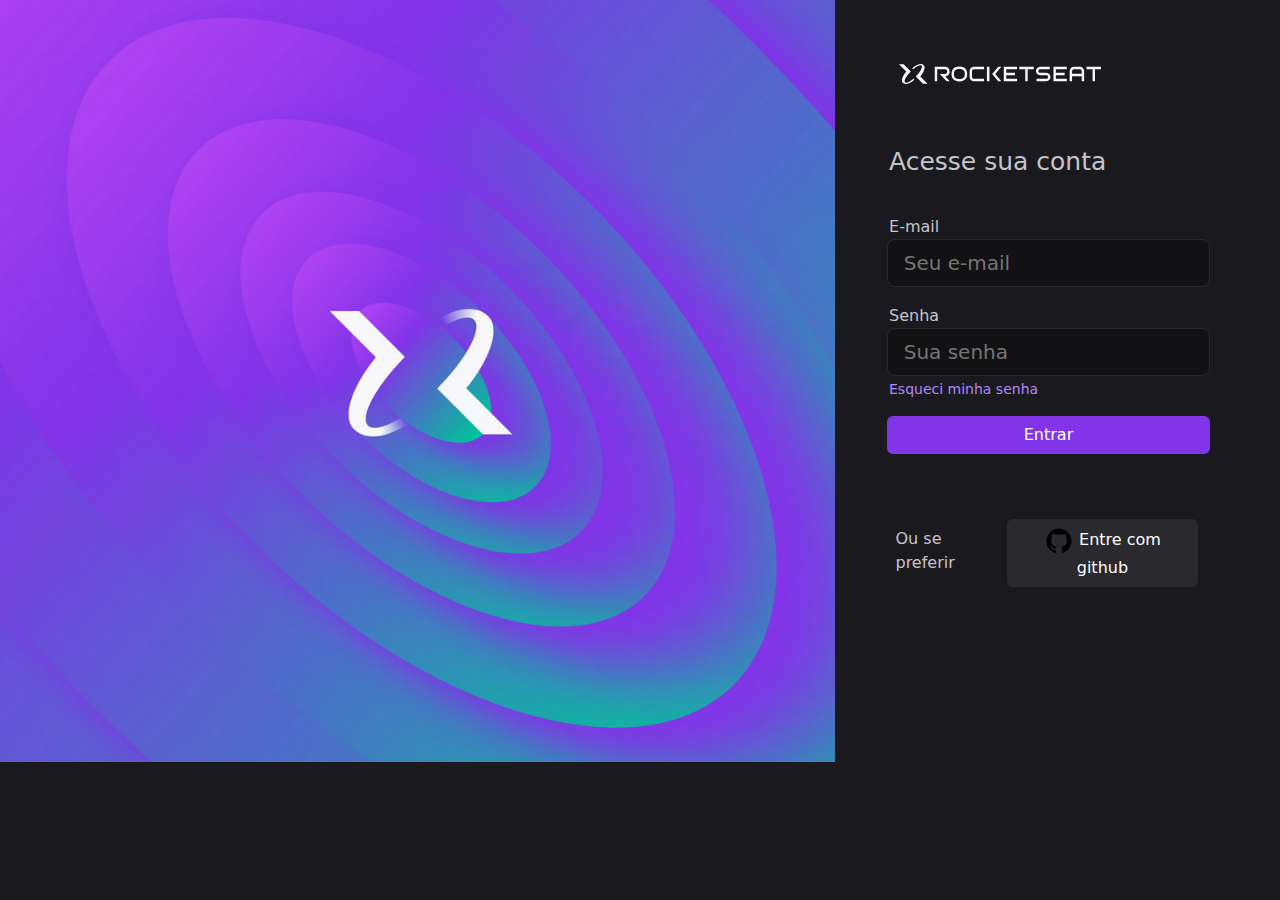
<file: bootstrap/index.html>
<!DOCTYPE html>
<html lang="en">
<head>
    <meta charset="UTF-8">
    <meta name="viewport" content="width=device-width, initial-scale=1.0">
    <title>Bootstrap - Luis Tavares</title>
    <link rel="stylesheet" href="./css/index.css">
    <link href="https://cdn.jsdelivr.net/npm/bootstrap@5.3.3/dist/css/bootstrap.min.css" rel="stylesheet" integrity="sha384-QWTKZyjpPEjISv5WaRU9OFeRpok6YctnYmDr5pNlyT2bRjXh0JMhjY6hW+ALEwIH" crossorigin="anonymous">
</head>
<body class="body">
    <script src="https://cdn.jsdelivr.net/npm/bootstrap@5.3.3/dist/js/bootstrap.bundle.min.js" integrity="sha384-YvpcrYf0tY3lHB60NNkmXc5s9fDVZLESaAA55NDzOxhy9GkcIdslK1eN7N6jIeHz" crossorigin="anonymous"></script>
    <div class="row g-0">
        <div class="col-md-8">
          <img src="./imagens/Rocketseat.png" class="img-fluid" alt="...">
        </div>
        <div class="col-md-4 fundoPreto" >
          <div class="center">
            <img src="./imagens/rocketseat-logo.svg" class="img-fluid" alt="...">
          </div>
          
                <form action="" method="get" class="center">
                    <div class="row">
                        <h3 class="center test" style="color: #c4c4cc; font-size: 25px;">Acesse sua conta</h3>
                        <span>E-mail</span>
                        <input class="form-control-lg input" type="email" name="Email" id="" placeholder="Seu e-mail">
                        <span style="margin-top: 5%;">Senha</span>
                        <input class="input form-control-lg" type="password" name="Senha" id="" placeholder="Sua senha">
                        <small class="text-body-secondary" style="margin-left: -3%; margin-top: 1%;"><a class="a" href="./forget.html">Esqueci minha senha</a></small>
                        <input class="btn" style="background-color: #8234e9; color: #ffffff; margin-top: 5%; margin-bottom: 20%;" type="submit" value="Entrar">
                        <div class="col-4">
                            <div class="row" style="margin-top: 10%;">
                                <span>Ou se preferir</span>
                            </div>
                        </div>
                        <div class="col-8">
                            <button class="btn" style="background-color: #29292e; ">
                            <a style="color: #ffffff; text-decoration: none;" href="http://github.com">
                                <img src="./imagens/github.svg" width="30px">
                                Entre com github
                            </a>
                            </button>
                        </div>
                    </div>
                    
                </form>
          
        </div>
      </div>
    
</body>
</html>
</file>
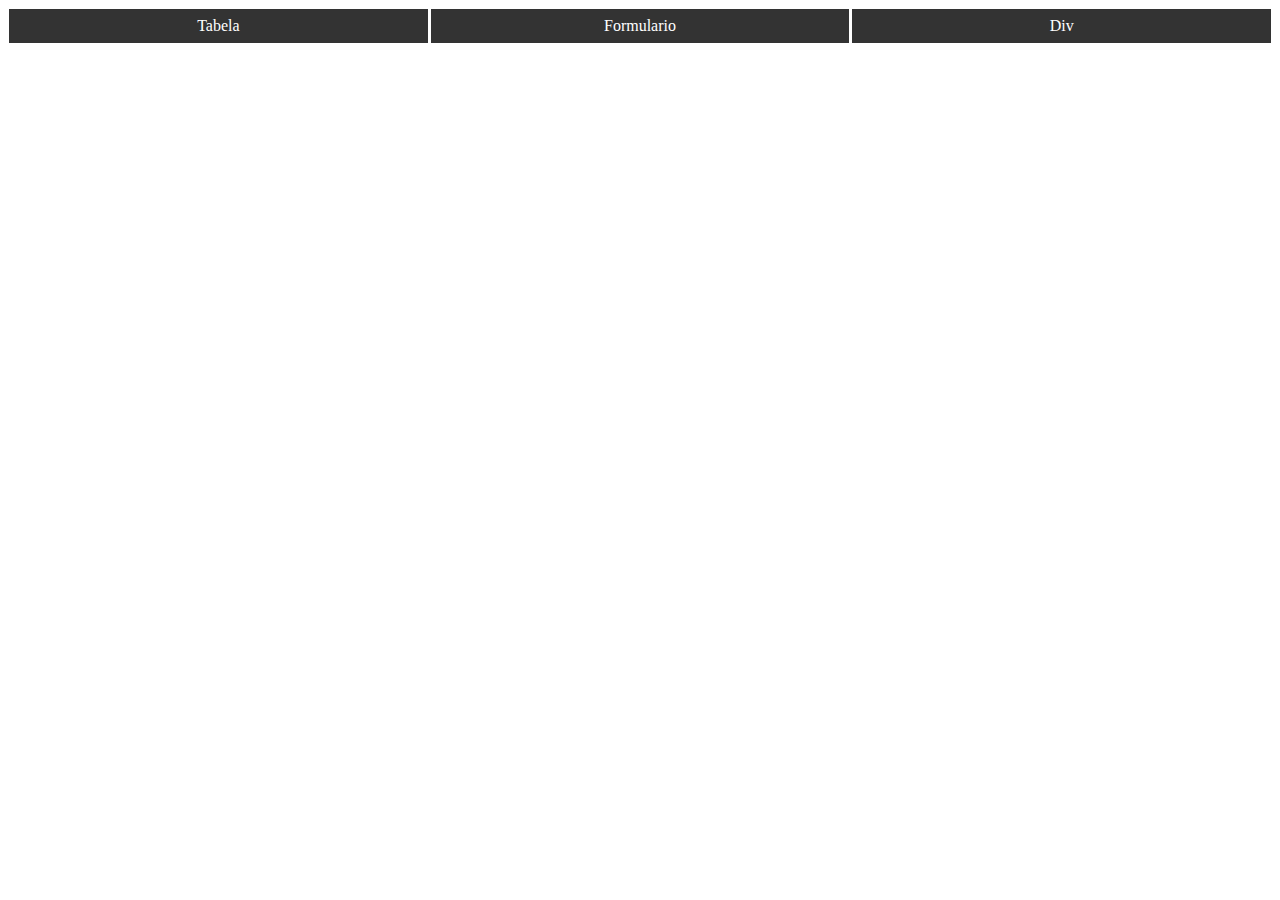
<file: html/index.html>
<!DOCTYPE html>
<html lang="en">
<head>
    <meta charset="UTF-8">
    <meta name="viewport" content="width=device-width, initial-scale=1.0">
    <title>Luis Tavares - Site piloto</title>
    <link rel="stylesheet" href="./css/index.css">
</head>
<body>
    <nav>
    <a href="./tabela.html">Tabela</a>
    <a href="./formulario.html">Formulario</a>
    <a href="./div.html">Div</a>
    </nav>
</body>
</html>
</file>
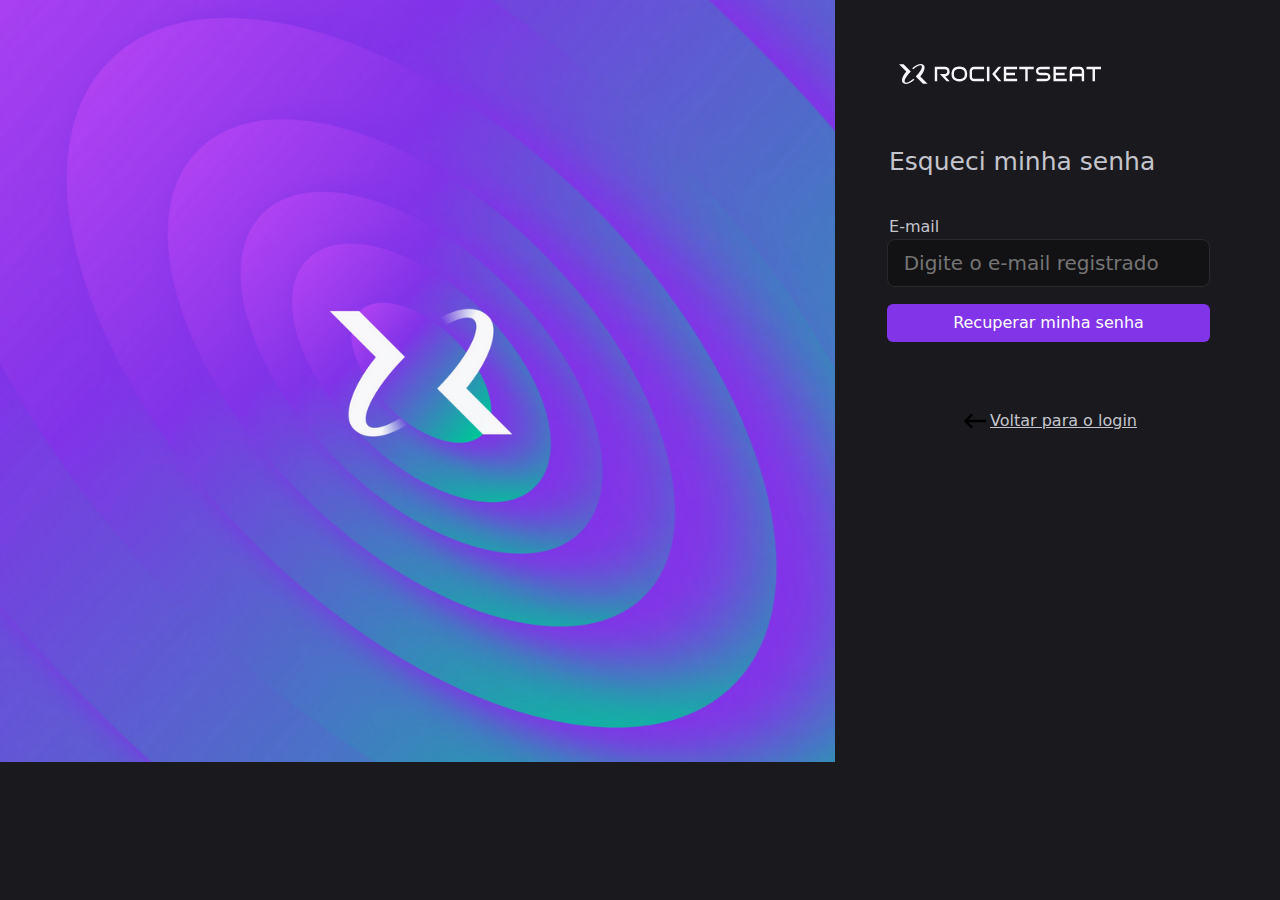
<file: bootstrap/forget.html>
<!DOCTYPE html>
<html lang="en">
<head>
    <meta charset="UTF-8">
    <meta name="viewport" content="width=device-width, initial-scale=1.0">
    <title>Esqueci a senha - Luis Tavares</title>
    <link rel="stylesheet" href="./css/forget.css">
    <link href="https://cdn.jsdelivr.net/npm/bootstrap@5.3.3/dist/css/bootstrap.min.css" rel="stylesheet" integrity="sha384-QWTKZyjpPEjISv5WaRU9OFeRpok6YctnYmDr5pNlyT2bRjXh0JMhjY6hW+ALEwIH" crossorigin="anonymous">
</head>
<body class="body">
    <script src="https://cdn.jsdelivr.net/npm/bootstrap@5.3.3/dist/js/bootstrap.bundle.min.js" integrity="sha384-YvpcrYf0tY3lHB60NNkmXc5s9fDVZLESaAA55NDzOxhy9GkcIdslK1eN7N6jIeHz" crossorigin="anonymous"></script>
    <div class="row g-0">
        <div class="col-md-8">
          <img src="./imagens/Rocketseat.png" class="img-fluid" alt="...">
        </div>
        <div class="col-md-4 fundoPreto" >
          <div class="center">
            <img src="./imagens/rocketseat-logo.svg" class="img-fluid" alt="...">
          </div>
          
                <form action="" method="get" class="center">
                    <div class="row">
                        <h3 class="center test" style="color: #c4c4cc; font-size: 25px;">Esqueci minha senha</h3>
                        <span>E-mail</span>
                        <input class="form-control-lg input" type="email" name="Email" id="" placeholder="Digite o e-mail registrado">

                        <input class="btn" style="background-color: #8234e9; color: #ffffff; margin-top: 5%; margin-bottom: 20%;" type="submit" value="Recuperar minha senha">
                        <div class="col">
                                
                                <a class="back" href="./index.html">
                                    <img src="./imagens/keyboard-backspace.svg" width="30px">
                                    Voltar para o login
                                </a>
                        </div>
                        
                    </div>
                    
                </form>
          
        </div>
      </div>
    
</body>
</html>
</file>
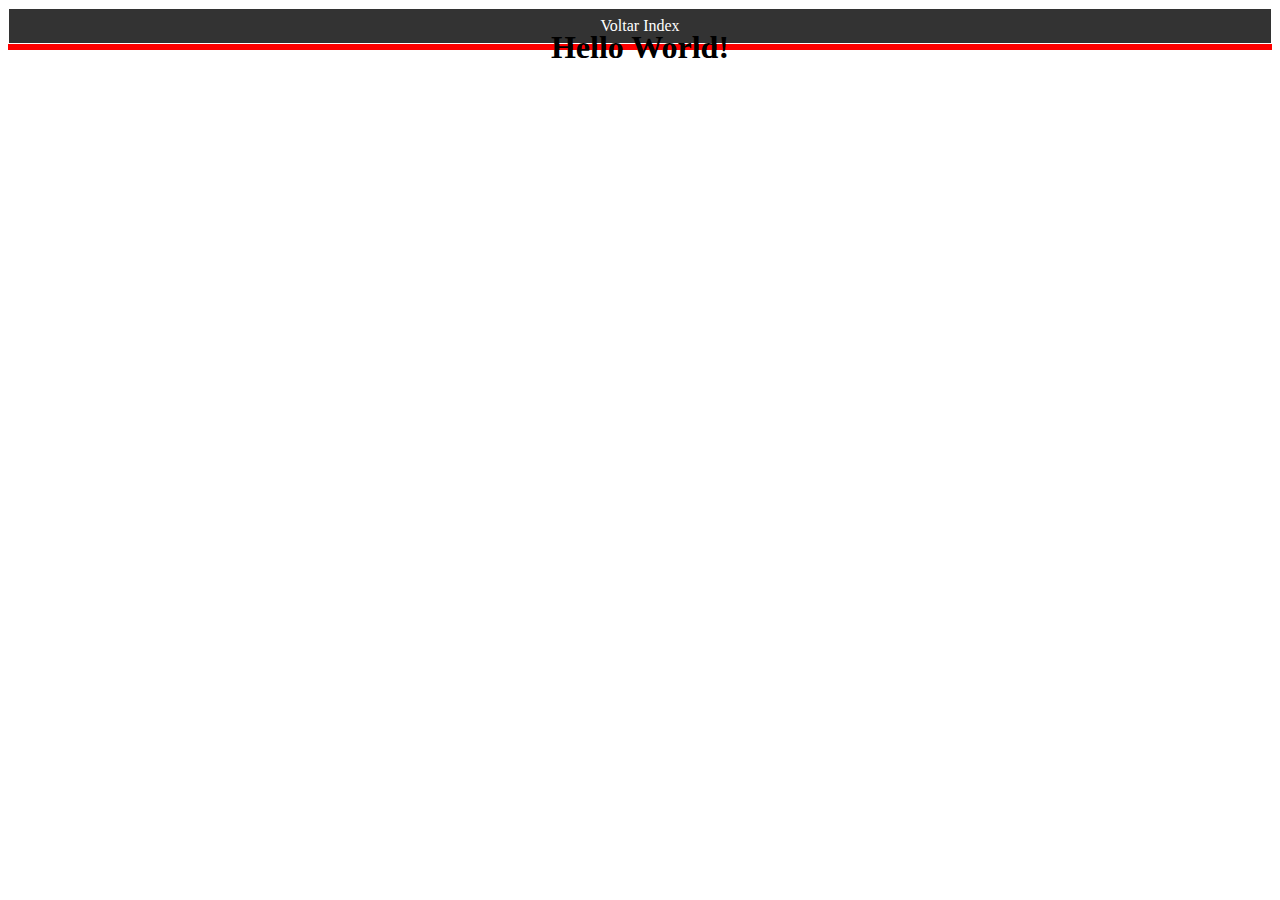
<file: html/div.html>
<!DOCTYPE html>
<html lang="en">
<head>
    <meta charset="UTF-8">
    <meta name="viewport" content="width=device-width, initial-scale=1.0">
    <title>Document</title>
    <link rel="stylesheet" href="./css/div.css">
</head>
<body>
    <nav>
        <a href="./index.html">Voltar Index</a>
    </nav>
    <div class="center">
        <h1>Hello World!</h1>
    </div>
</body>
</html>
</file>
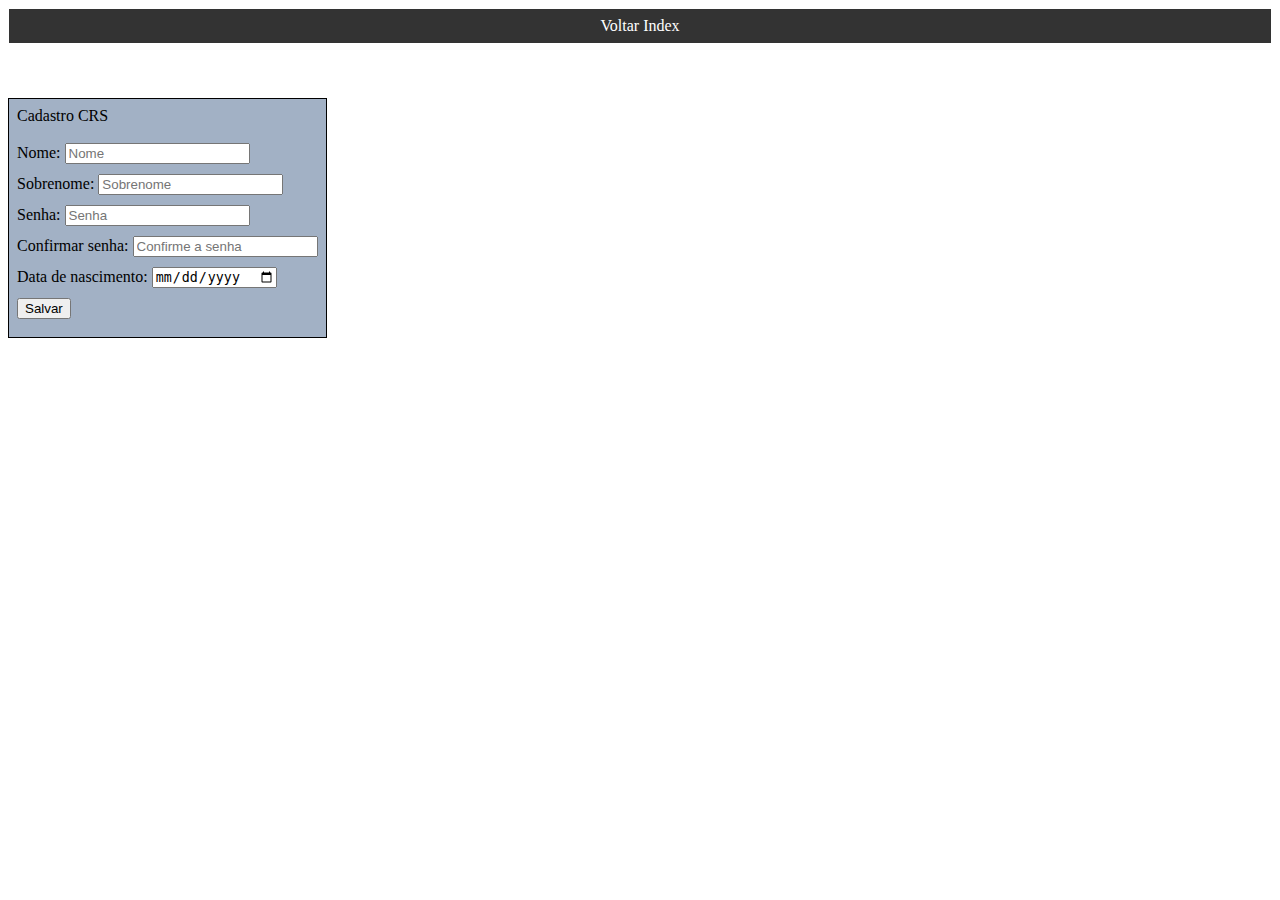
<file: html/formulario.html>
<!DOCTYPE html>
<html lang="en">
<head>
    <meta charset="UTF-8">
    <meta name="viewport" content="width=device-width, initial-scale=1.0">
    <title>Document</title>
    <link rel="stylesheet" href="./css/formulario.css">
</head>
<body>
    <nav>
        <a href="./index.html">Voltar Index</a>
        </nav>
    <br><br><br>
    
    <form action="" method="get">
        <thead>
            <tr>
                <th>Cadastro CRS</th>
                <br>
            </tr>
        </thead>
        <tbody>
            <tr>
                <br>
                <td>Nome: <input type="text" required name="Nome" placeholder="Nome"></td>
                <br>
                <td>Sobrenome: <input type="text" required name="Sobrenome" placeholder="Sobrenome"></td>
                <br>
                <td>Senha: <input type="password" required name="Senha" id="" placeholder="Senha"></td>
                <br>
                <td>Confirmar senha: <input type="password" required name="Senha" id="" placeholder="Confirme a senha"></td>
                <br>
                <td>Data de nascimento: <input type="date" required name="data" id=""></td>
                
            </tr>
        </tbody>
            <br>
            <tr>
                <td><input type="submit" value="Salvar" placeholder=""></td>
            </tr>
    </form>
</body>
</html>

<style>

    form{
        display: table;
        border: 1px solid black;
        padding: 8px;
        background-color: rgb(162, 177, 197);
    }
    th{
        text-align: center;
    }
    td{
        padding: 12px;
    }
    button{
        background-color: rgb(189, 187, 187);
    }
    input {
        display: table-cell;
        margin-bottom: 10px;
    }

</style>
</file>
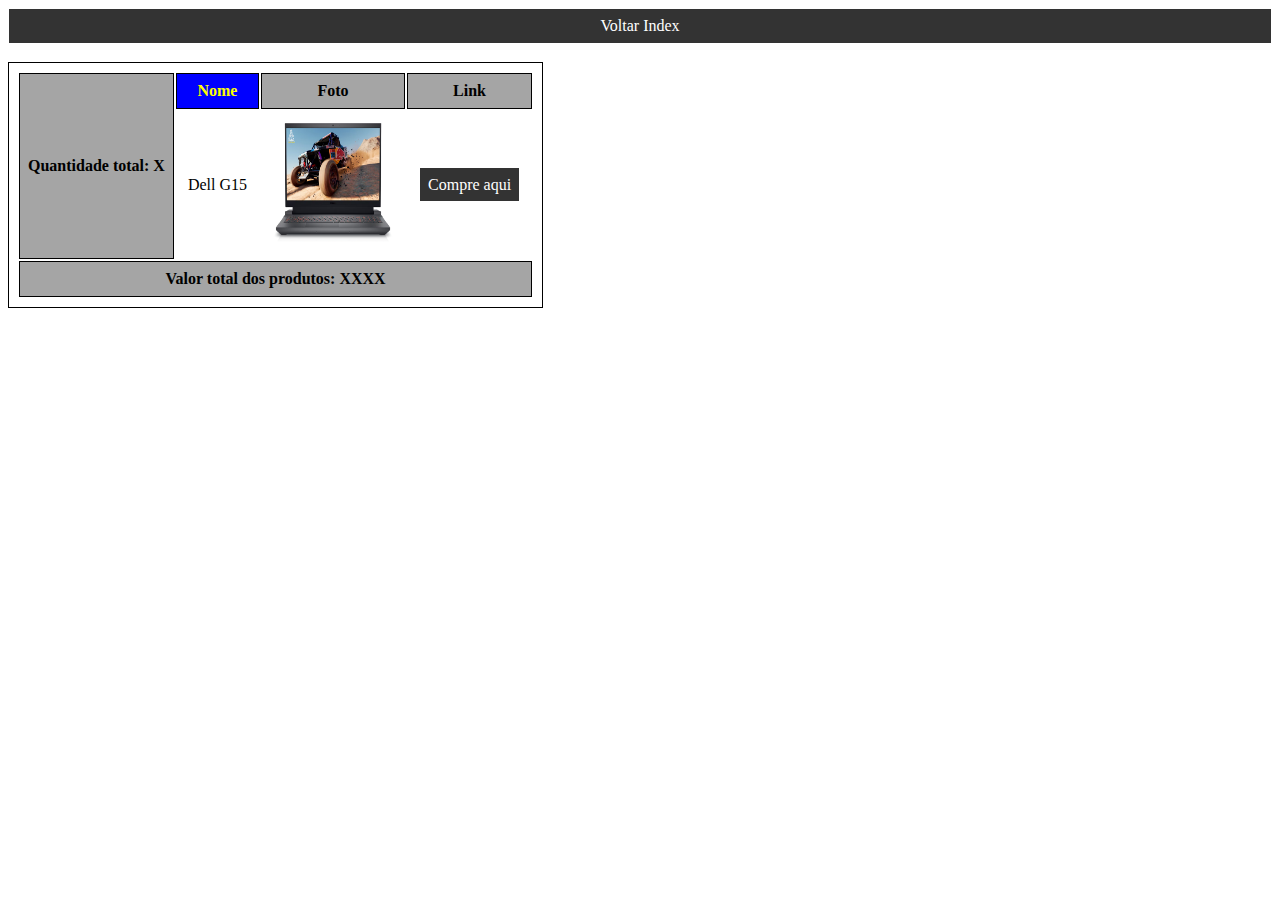
<file: html/tabela.html>
<!DOCTYPE html>
<html lang="en">
<head>
    <meta charset="UTF-8">
    <meta name="viewport" content="width=device-width, initial-scale=1.0">
    <title>Tabela</title>
    <link rel="stylesheet" href="./css/tabela.css">
</head>
<body>
    <nav>
    <a href="./index.html">Voltar Index</a>
    </nav>
    <br>
    <table>
        <tr>
            <th rowspan="2">Quantidade total: X</th>
            <th class="amarelo fundoAzul">Nome</th>
            <th>Foto</th>
            <th id="teste">Link</th>
        </tr>
        <tr>
            <td> Dell G15 </td>
            <td><img src="./imagens/g15.avif" class="img"></td>
            <td><a href="https://www.dell.com/pt-br/shop/notebooks-gamer/notebook-gamer-g15/spd/g-series-15-5530-laptop/g5530u25001w?ref=variantstack&_gl=1*f0rlml*_up*MQ..*_gs*MQ..&gclid=Cj0KCQjwna6_BhCbARIsALId2Z13CKWHl7DfW1U6jh8eBE3DEBl3AtW_AlY4VTE5-VyNBRmYmDmGI3saAsEZEALw_wcB&gclsrc=aw.ds" target="_blank" rel="noopener noreferrer">Compre aqui</a></td>
        </tr>
        <tr>
            <th colspan="4">Valor total dos produtos: XXXX</th>
        </tr>
    </table>
    
</body>
</html>
</file>
<file: bootstrap/css/index.css>
.body{
    background-color: #1a1a1e;
}
.fundoPreto{
    background-color: #1a1a1e;
    margin-left: -1.42%;
    height: auto;
    width: auto;
    ;
}
.center {
    display: flex;
    justify-content: left;
    align-items: left;
    height: 20px;
    margin: 14.9%;
  }
.test{
    margin-left: -3%;
}
span{
    color: #c4c4cc;
    margin-left: -3%;
    margin-top: 5%;
}
.input{
    border: 1px solid;
    border-color: #29292e;
    background-color:  #121214;
    color: #71717e;

    
}
.input:focus{
    border: 0 none;
    box-shadow: 0 0 0 0;
    outline: 1px solid #9956f6;
}
.a{
    color: #b585fb;
    text-decoration: none;
}
</file>
<file: html/css/index.css>
nav {
    display: flex;
    gap: 1px;
  }
  
  a {
    flex: 1;
    background-color: #333;
    color: #fff;
    border: 1px solid;
    padding: 0.5rem;
    text-align: center;
    text-decoration: none;
    transition: all 0.5s ease-out;
  }
  
  a:hover,
  a:focus {
    background-color: #fff;
    color: #333;
  }
</file>
<file: bootstrap/css/forget.css>
.body{
    background-color: #1a1a1e;
}
.fundoPreto{
    background-color: #1a1a1e;
    margin-left: -1.42%;
    height: auto;
    width: auto;
    ;
}
.center {
    display: flex;
    justify-content: left;
    align-items: left;
    height: 20px;
    margin: 14.9%;
  }
.test{
    margin-left: -3%;
}
span{
    color: #c4c4cc;
    margin-left: -3%;
    margin-top: 5%;
}
.input{
    border: 1px solid;
    border-color: #29292e;
    background-color:  #121214;
    color: #71717e;

    
}
.input:focus{
    border: 0 none;
    box-shadow: 0 0 0 0;
    outline: 1px solid #9956f6;
}
.a{
    color: #b585fb;
    text-decoration: none;
}
.back{
    display: flex; 
    justify-content: center; 
    align-items: center; 
    color: #c4c4cc;
}
</file>
<file: html/css/div.css>
nav {
        display: flex;
        gap: 1px;
    }
  
    a {
        flex: 1;
        background-color: #333;
        color: #fff;
        border: 1px solid;
        padding: 0.5rem;
        text-align: center;
        text-decoration: none;
        transition: all 0.5s ease-out;
    }
    a:hover,
    a:focus {
        background-color: #fff;
        color: #333;
    }
    .center {
        display: flex;
        justify-content: center;
        align-items: center;
        height: 00px;
        border: 3px solid red;
        margin: auto;
      }
    /*
    .center {
        position: absolute; ou relative 
        left: 50%;
        top: 50%;
        transform: translate(-50%, -50%);
        border: 3px solid green;
      }
    */
</file>
<file: html/css/formulario.css>
nav {
        display: flex;
        gap: 1px;
    }
  
    a {
        flex: 1;
        background-color: #333;
        color: #fff;
        border: 1px solid;
        padding: 0.5rem;
        text-align: center;
        text-decoration: none;
        transition: all 0.5s ease-out;
    }
    a:hover,
    a:focus {
        background-color: #fff;
        color: #333;
    }
</file>
<file: html/css/tabela.css>
#teste{
        font-weight: bold;
    }
    .amarelo{
        color: yellow;
    }
    .fundoAzul{
        background-color: blue;
    }
    .fundoAzul:hover{
        background-color: purple;
        transition: all 1s ease-out;
    }

    table, tr, th{
        border: 1px solid black;
        padding: 8px;
    }
    th{
        background-color: rgb(165, 165, 165);
    }
    td{
        padding: 12px;
    }
    nav {
        display: flex;
        gap: 1px;
      }
      
      a {
        flex: 1;
        background-color: #333;
        color: #fff;
        border: 1px solid;
        padding: 0.5rem;
        text-align: center;
        text-decoration: none;
        transition: all 0.5s ease-out;
      }
      
      a:hover,
      a:focus {
        background-color: #fff;
        color: #333;
      }

      .img{
        width: 120px;
        height: 120px;
        transition:
        width 2s,
        height 2s,
        background-color 2s,
        rotate 2s;

      }
      .img:hover{
        background-color: lightsteelblue;
        width: 200px;
        height: 200px;
        rotate: 360deg;
      }
</file>
